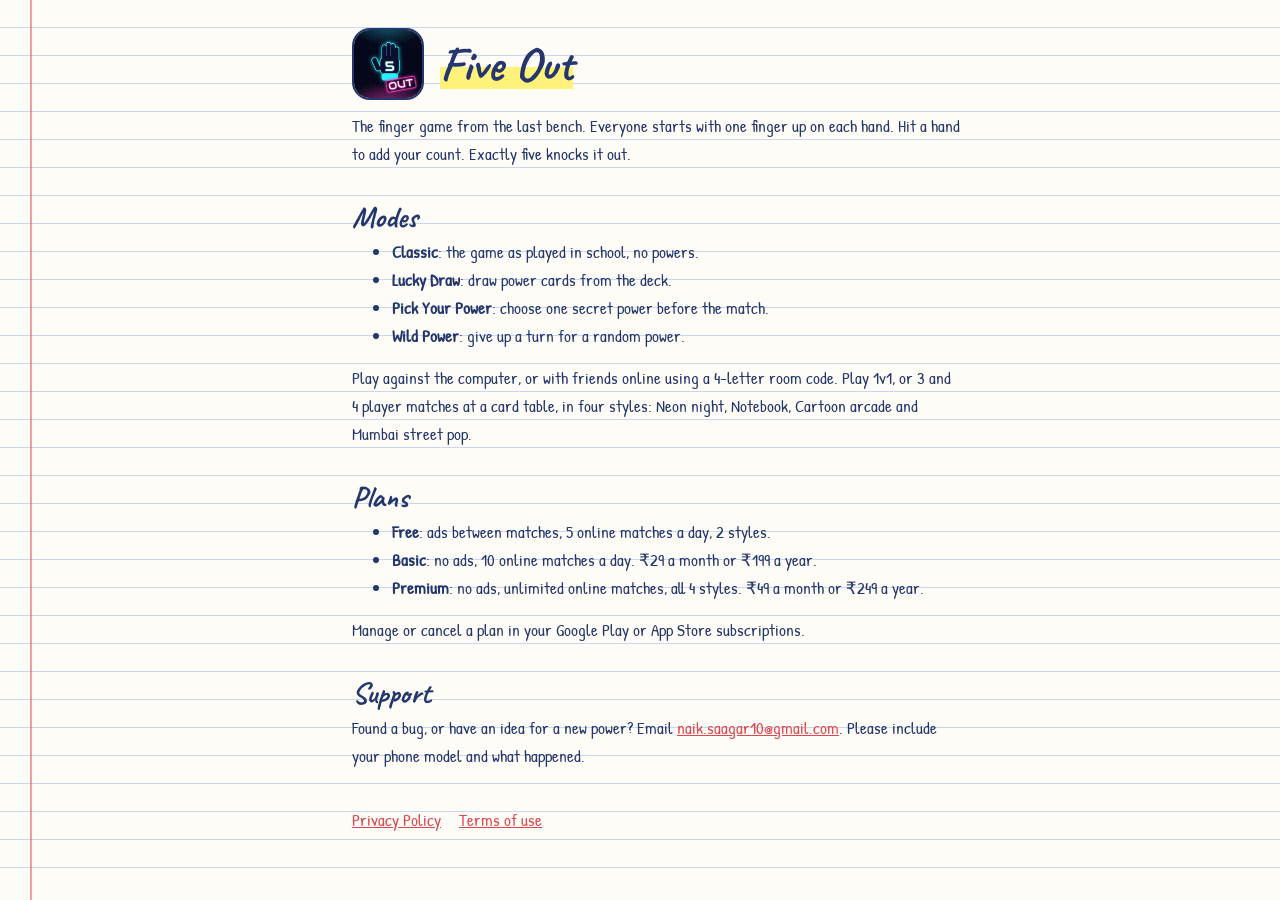
<file: index.html>
<!doctype html>
<html lang="en">
<head>
<meta charset="utf-8">
<meta name="viewport" content="width=device-width, initial-scale=1">
<title>Five Out – Support</title>
<link rel="preconnect" href="https://fonts.googleapis.com">
<link rel="stylesheet" href="https://fonts.googleapis.com/css2?family=Caveat:wght@700&family=Patrick+Hand&display=swap">
<link rel="stylesheet" href="style.css">
</head>
<body>
<main>
  <header><img src="icon-256.png" alt="Five Out app icon"><h1><span>Five Out</span></h1></header>
  <p>The finger game from the last bench. Everyone starts with one finger up on each hand. Hit a hand to add your count. Exactly five knocks it out.</p>

  <h2>Modes</h2>
  <ul>
    <li><b>Classic</b>: the game as played in school, no powers.</li>
    <li><b>Lucky Draw</b>: draw power cards from the deck.</li>
    <li><b>Pick Your Power</b>: choose one secret power before the match.</li>
    <li><b>Wild Power</b>: give up a turn for a random power.</li>
  </ul>
  <p>Play against the computer, or with friends online using a 4-letter room code. Play 1v1, or 3 and 4 player matches at a card table, in four styles: Neon night, Notebook, Cartoon arcade and Mumbai street pop.</p>

  <h2>Plans</h2>
  <ul>
    <li><b>Free</b>: ads between matches, 5 online matches a day, 2 styles.</li>
    <li><b>Basic</b>: no ads, 10 online matches a day. ₹29 a month or ₹199 a year.</li>
    <li><b>Premium</b>: no ads, unlimited online matches, all 4 styles. ₹49 a month or ₹249 a year.</li>
  </ul>
  <p>Manage or cancel a plan in your Google Play or App Store subscriptions.</p>

  <h2>Support</h2>
  <p>Found a bug, or have an idea for a new power? Email <a href="mailto:naik.saagar10@gmail.com">naik.saagar10@gmail.com</a>. Please include your phone model and what happened.</p>

  <nav><a href="privacy.html">Privacy Policy</a><a href="terms.html">Terms of use</a></nav>
</main>
</body>
</html>
</file>
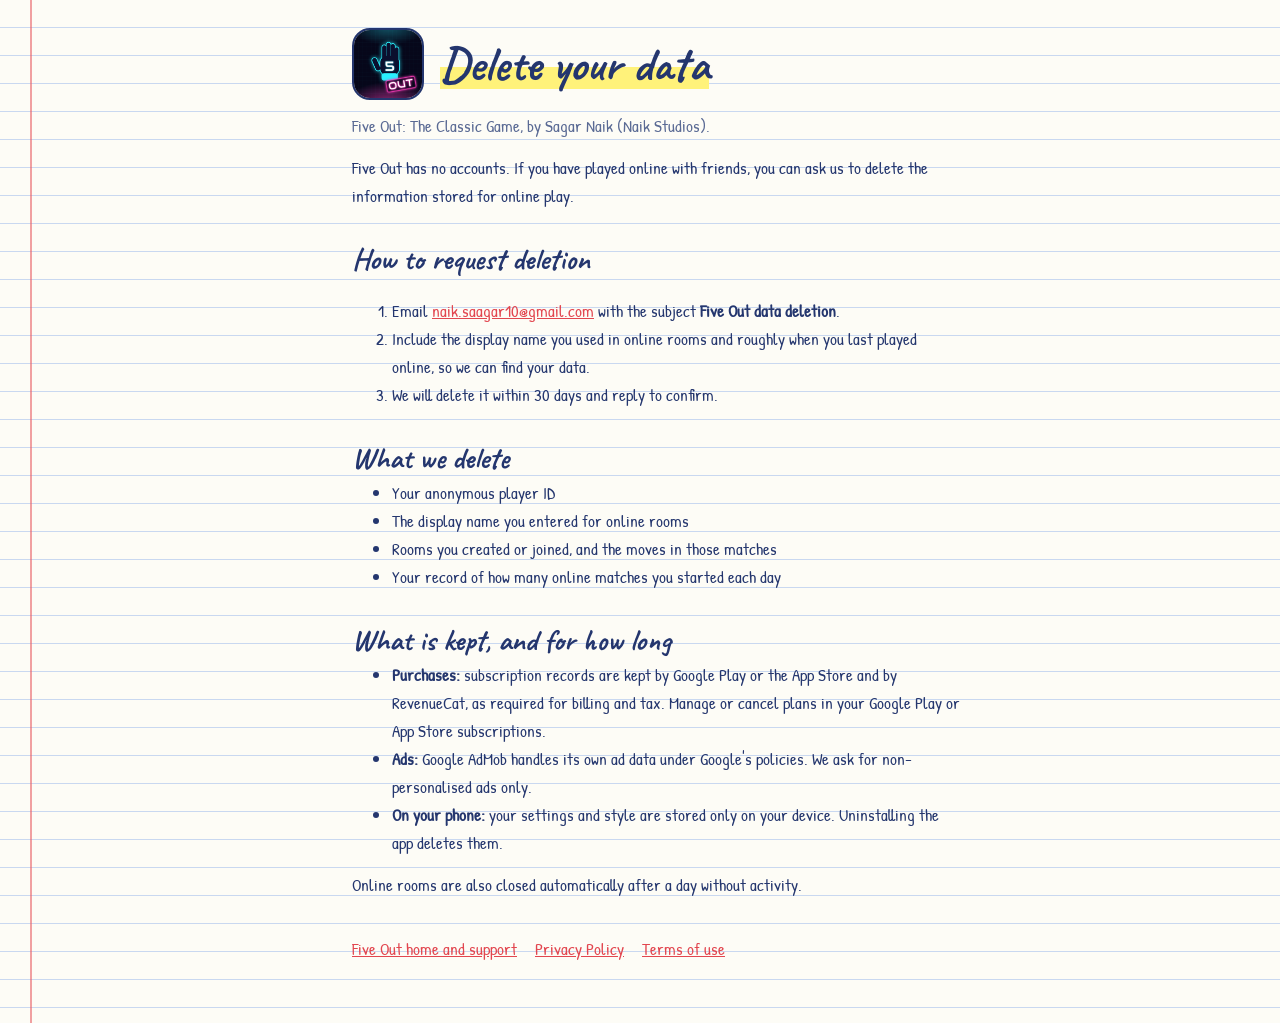
<file: delete-data.html>
<!doctype html>
<html lang="en">
<head>
<meta charset="utf-8">
<meta name="viewport" content="width=device-width, initial-scale=1">
<title>Five Out – Delete your data</title>
<link rel="preconnect" href="https://fonts.googleapis.com">
<link rel="stylesheet" href="https://fonts.googleapis.com/css2?family=Caveat:wght@700&family=Patrick+Hand&display=swap">
<link rel="stylesheet" href="style.css">
</head>
<body>
<main>
  <header><img src="icon-256.png" alt="Five Out app icon"><h1><span>Delete your data</span></h1></header>
  <p class="muted">Five Out: The Classic Game, by Sagar Naik (Naik Studios).</p>

  <p>Five Out has no accounts. If you have played online with friends, you can ask us to delete the information stored for online play.</p>

  <h2>How to request deletion</h2>
  <ol>
    <li>Email <a href="mailto:naik.saagar10@gmail.com?subject=Five%20Out%20data%20deletion">naik.saagar10@gmail.com</a> with the subject <b>Five Out data deletion</b>.</li>
    <li>Include the display name you used in online rooms and roughly when you last played online, so we can find your data.</li>
    <li>We will delete it within 30 days and reply to confirm.</li>
  </ol>

  <h2>What we delete</h2>
  <ul>
    <li>Your anonymous player ID</li>
    <li>The display name you entered for online rooms</li>
    <li>Rooms you created or joined, and the moves in those matches</li>
    <li>Your record of how many online matches you started each day</li>
  </ul>

  <h2>What is kept, and for how long</h2>
  <ul>
    <li><b>Purchases:</b> subscription records are kept by Google Play or the App Store and by RevenueCat, as required for billing and tax. Manage or cancel plans in your Google Play or App Store subscriptions.</li>
    <li><b>Ads:</b> Google AdMob handles its own ad data under Google's policies. We ask for non-personalised ads only.</li>
    <li><b>On your phone:</b> your settings and style are stored only on your device. Uninstalling the app deletes them.</li>
  </ul>
  <p>Online rooms are also closed automatically after a day without activity.</p>

  <nav><a href="index.html">Five Out home and support</a><a href="privacy.html">Privacy Policy</a><a href="terms.html">Terms of use</a></nav>
</main>
</body>
</html>
</file>
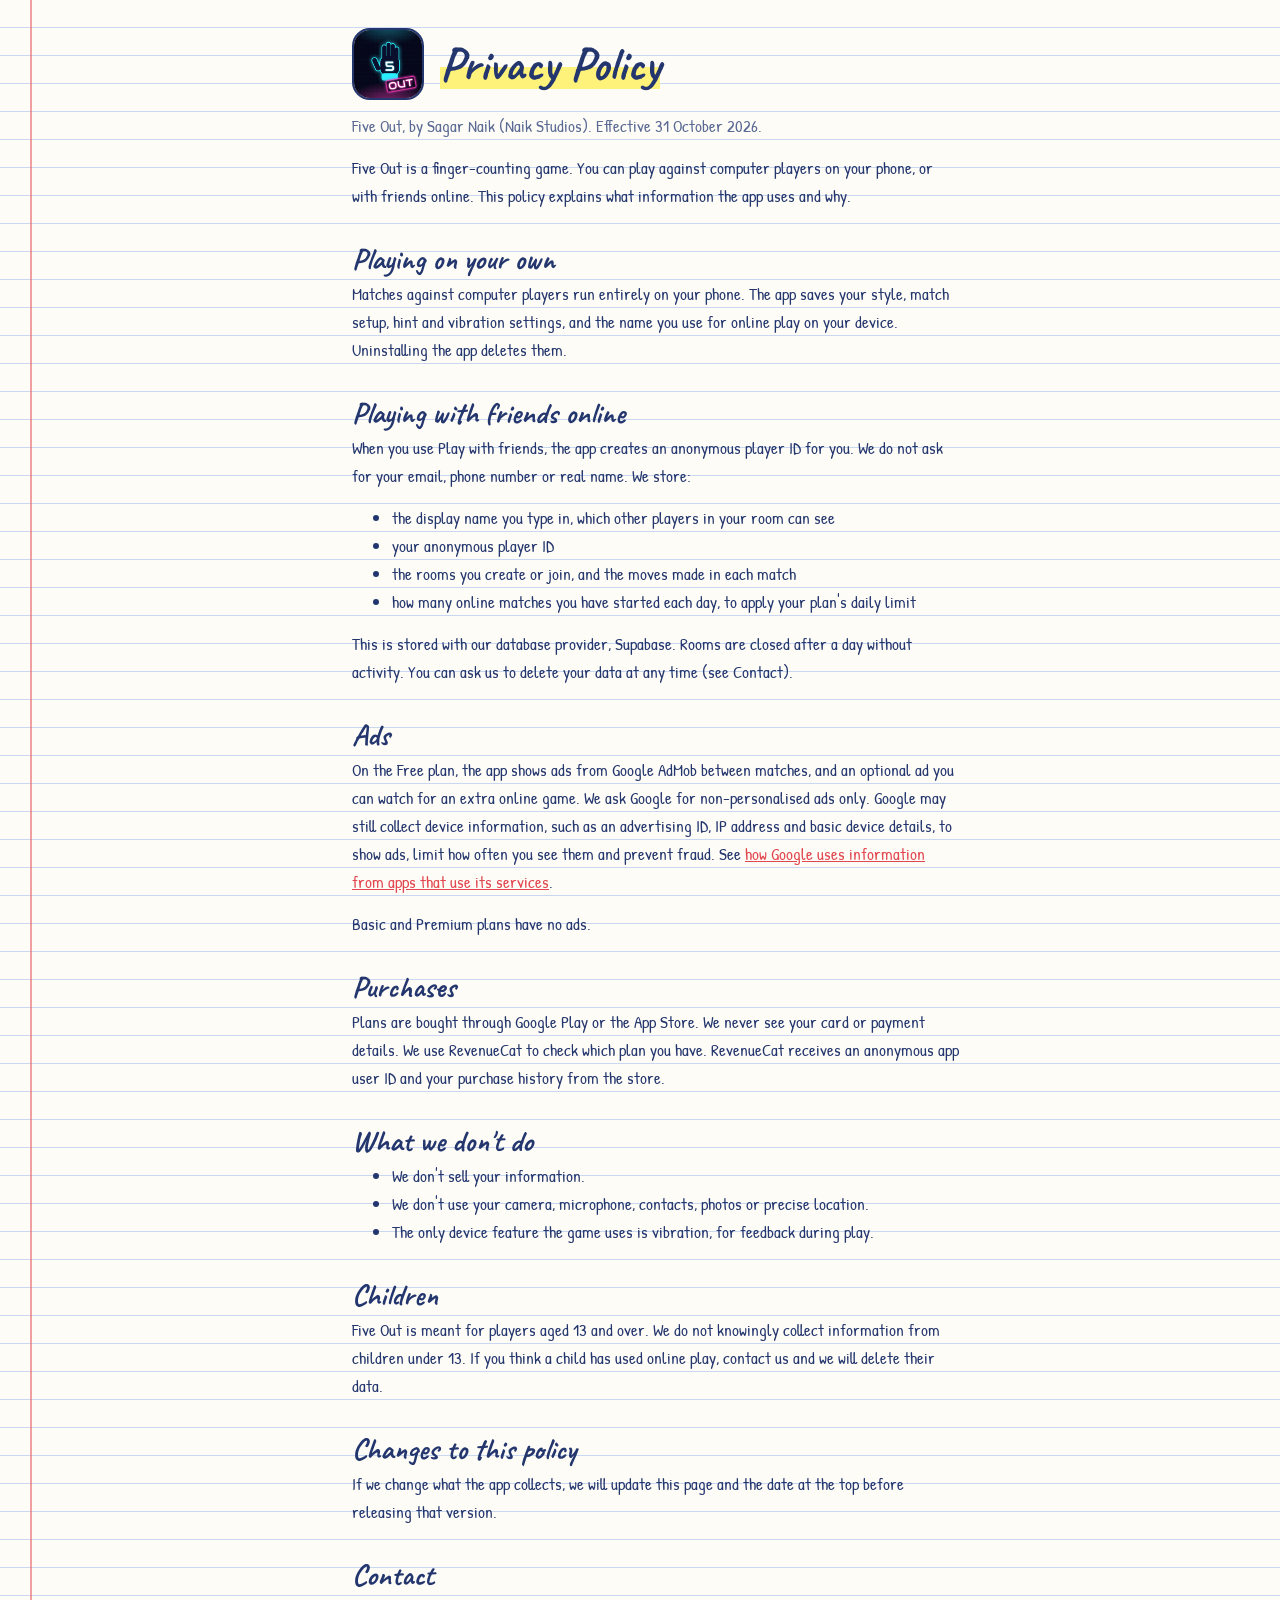
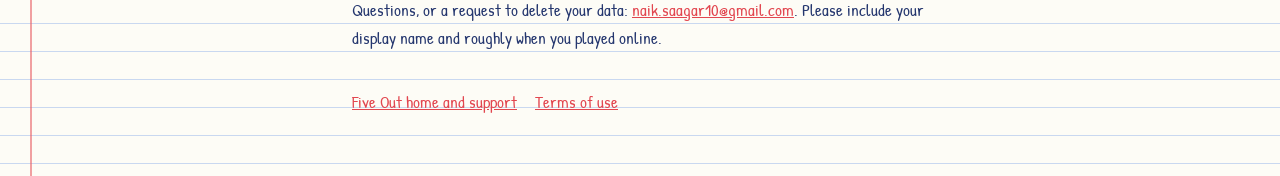
<file: privacy.html>
<!doctype html>
<html lang="en">
<head>
<meta charset="utf-8">
<meta name="viewport" content="width=device-width, initial-scale=1">
<title>Five Out – Privacy Policy</title>
<link rel="preconnect" href="https://fonts.googleapis.com">
<link rel="stylesheet" href="https://fonts.googleapis.com/css2?family=Caveat:wght@700&family=Patrick+Hand&display=swap">
<link rel="stylesheet" href="style.css">
</head>
<body>
<main>
  <header><img src="icon-256.png" alt="Five Out app icon"><h1><span>Privacy Policy</span></h1></header>
  <p class="muted">Five Out, by Sagar Naik (Naik Studios). Effective 31 October 2026.</p>

  <p>Five Out is a finger-counting game. You can play against computer players on your phone, or with friends online. This policy explains what information the app uses and why.</p>

  <h2>Playing on your own</h2>
  <p>Matches against computer players run entirely on your phone. The app saves your style, match setup, hint and vibration settings, and the name you use for online play on your device. Uninstalling the app deletes them.</p>

  <h2>Playing with friends online</h2>
  <p>When you use Play with friends, the app creates an anonymous player ID for you. We do not ask for your email, phone number or real name. We store:</p>
  <ul>
    <li>the display name you type in, which other players in your room can see</li>
    <li>your anonymous player ID</li>
    <li>the rooms you create or join, and the moves made in each match</li>
    <li>how many online matches you have started each day, to apply your plan's daily limit</li>
  </ul>
  <p>This is stored with our database provider, Supabase. Rooms are closed after a day without activity. You can ask us to delete your data at any time (see Contact).</p>

  <h2>Ads</h2>
  <p>On the Free plan, the app shows ads from Google AdMob between matches, and an optional ad you can watch for an extra online game. We ask Google for non-personalised ads only. Google may still collect device information, such as an advertising ID, IP address and basic device details, to show ads, limit how often you see them and prevent fraud. See <a href="https://policies.google.com/technologies/partner-sites">how Google uses information from apps that use its services</a>.</p>
  <p>Basic and Premium plans have no ads.</p>

  <h2>Purchases</h2>
  <p>Plans are bought through Google Play or the App Store. We never see your card or payment details. We use RevenueCat to check which plan you have. RevenueCat receives an anonymous app user ID and your purchase history from the store.</p>

  <h2>What we don't do</h2>
  <ul>
    <li>We don't sell your information.</li>
    <li>We don't use your camera, microphone, contacts, photos or precise location.</li>
    <li>The only device feature the game uses is vibration, for feedback during play.</li>
  </ul>

  <h2>Children</h2>
  <p>Five Out is meant for players aged 13 and over. We do not knowingly collect information from children under 13. If you think a child has used online play, contact us and we will delete their data.</p>

  <h2>Changes to this policy</h2>
  <p>If we change what the app collects, we will update this page and the date at the top before releasing that version.</p>

  <h2>Contact</h2>
  <p>Questions, or a request to delete your data: <a href="mailto:naik.saagar10@gmail.com">naik.saagar10@gmail.com</a>. Please include your display name and roughly when you played online.</p>

  <nav><a href="index.html">Five Out home and support</a><a href="terms.html">Terms of use</a></nav>
</main>
</body>
</html>
</file>
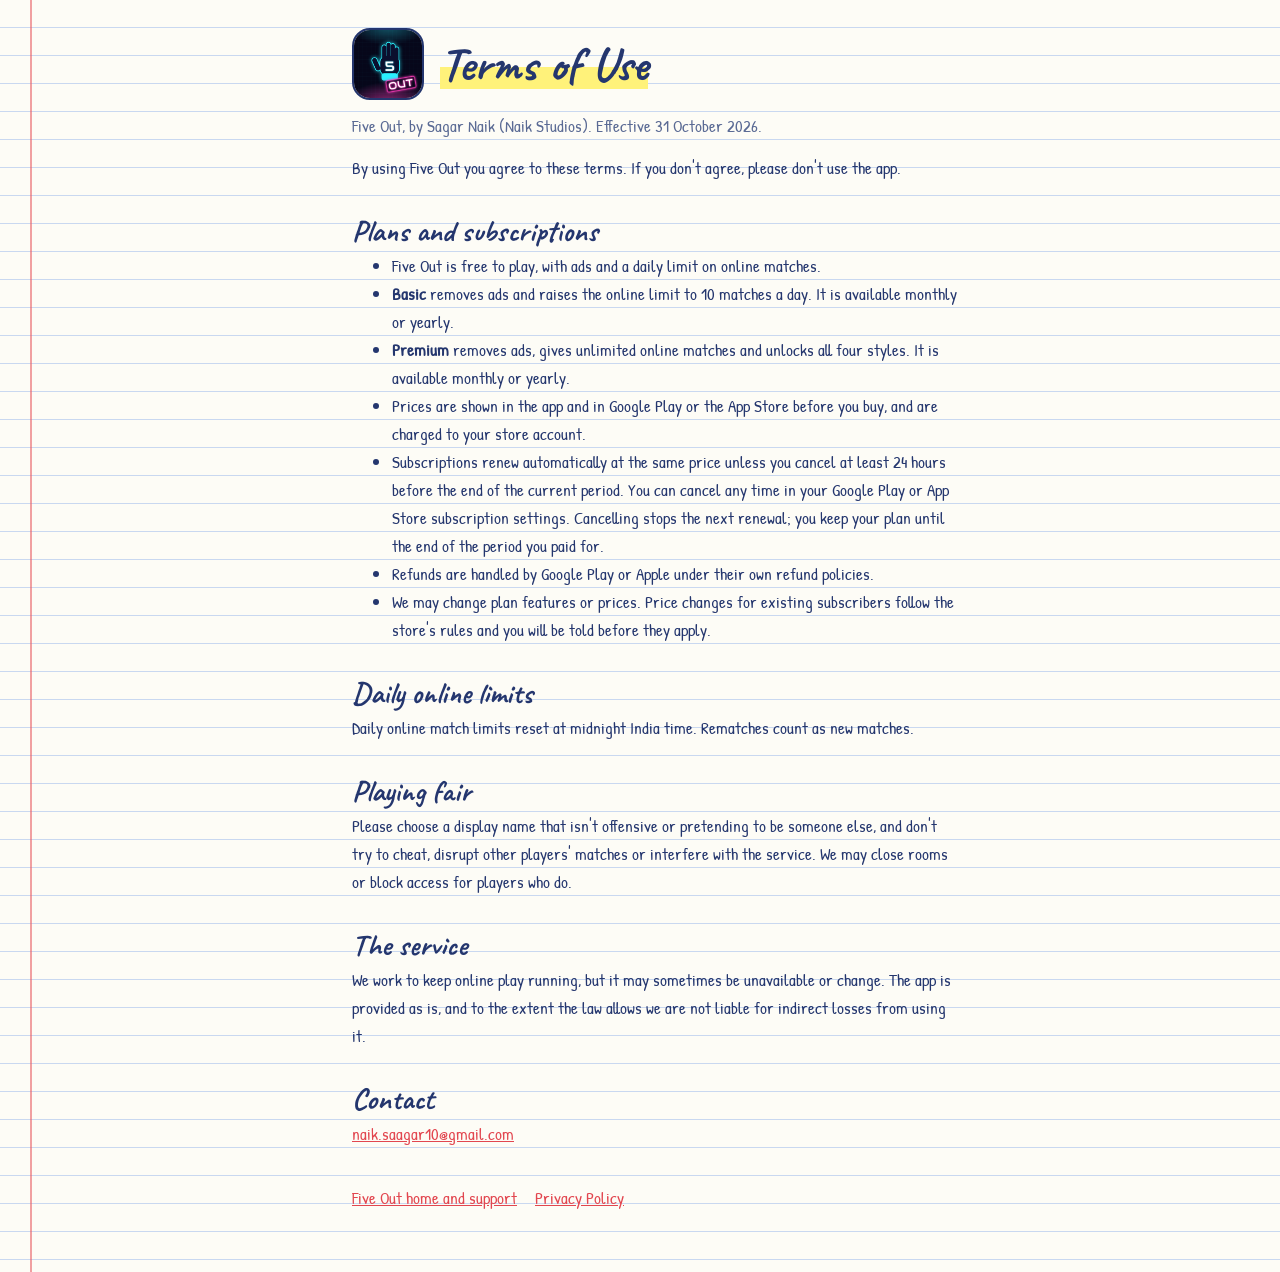
<file: terms.html>
<!doctype html>
<html lang="en">
<head>
<meta charset="utf-8">
<meta name="viewport" content="width=device-width, initial-scale=1">
<title>Five Out – Terms of Use</title>
<link rel="preconnect" href="https://fonts.googleapis.com">
<link rel="stylesheet" href="https://fonts.googleapis.com/css2?family=Caveat:wght@700&family=Patrick+Hand&display=swap">
<link rel="stylesheet" href="style.css">
</head>
<body>
<main>
  <header><img src="icon-256.png" alt="Five Out app icon"><h1><span>Terms of Use</span></h1></header>
  <p class="muted">Five Out, by Sagar Naik (Naik Studios). Effective 31 October 2026.</p>

  <p>By using Five Out you agree to these terms. If you don't agree, please don't use the app.</p>

  <h2>Plans and subscriptions</h2>
  <ul>
    <li>Five Out is free to play, with ads and a daily limit on online matches.</li>
    <li><b>Basic</b> removes ads and raises the online limit to 10 matches a day. It is available monthly or yearly.</li>
    <li><b>Premium</b> removes ads, gives unlimited online matches and unlocks all four styles. It is available monthly or yearly.</li>
    <li>Prices are shown in the app and in Google Play or the App Store before you buy, and are charged to your store account.</li>
    <li>Subscriptions renew automatically at the same price unless you cancel at least 24 hours before the end of the current period. You can cancel any time in your Google Play or App Store subscription settings. Cancelling stops the next renewal; you keep your plan until the end of the period you paid for.</li>
    <li>Refunds are handled by Google Play or Apple under their own refund policies.</li>
    <li>We may change plan features or prices. Price changes for existing subscribers follow the store's rules and you will be told before they apply.</li>
  </ul>

  <h2>Daily online limits</h2>
  <p>Daily online match limits reset at midnight India time. Rematches count as new matches.</p>

  <h2>Playing fair</h2>
  <p>Please choose a display name that isn't offensive or pretending to be someone else, and don't try to cheat, disrupt other players' matches or interfere with the service. We may close rooms or block access for players who do.</p>

  <h2>The service</h2>
  <p>We work to keep online play running, but it may sometimes be unavailable or change. The app is provided as is, and to the extent the law allows we are not liable for indirect losses from using it.</p>

  <h2>Contact</h2>
  <p><a href="mailto:naik.saagar10@gmail.com">naik.saagar10@gmail.com</a></p>

  <nav><a href="index.html">Five Out home and support</a><a href="privacy.html">Privacy Policy</a></nav>
</main>
</body>
</html>
</file>
<file: style.css>
:root{--paper:#fdfcf6;--ink:#24366e;--muted:#5a6a94;--rule:#c9d8f0;--red:#e2464f;--hl:#fff27a}
*{box-sizing:border-box}
body{margin:0;background-color:var(--paper);background-image:linear-gradient(90deg,transparent 30px,rgba(232,98,104,.6) 30px 32px,transparent 32px),repeating-linear-gradient(transparent 0 27px,var(--rule) 27px 28px);color:var(--ink);font:17px/28px "Patrick Hand","Segoe Print",system-ui,sans-serif}
main{max-width:680px;margin:0 auto;padding:28px 20px 60px 52px}
header{display:flex;align-items:center;gap:16px;margin-bottom:12px}
header img{width:72px;height:72px;border-radius:18px;border:2px solid var(--ink)}
h1{font-family:"Caveat","Segoe Print",cursive;font-size:48px;line-height:56px;margin:0}
h1 span{background:linear-gradient(transparent 55%,var(--hl) 55% 92%,transparent 92%)}
h2{font-family:"Caveat","Segoe Print",cursive;font-size:30px;line-height:42px;margin:28px 0 0}
p,ul{margin:0 0 14px}
a{color:var(--red)}
.muted{color:var(--muted)}
nav{margin-top:36px;display:flex;gap:18px}
</file>
